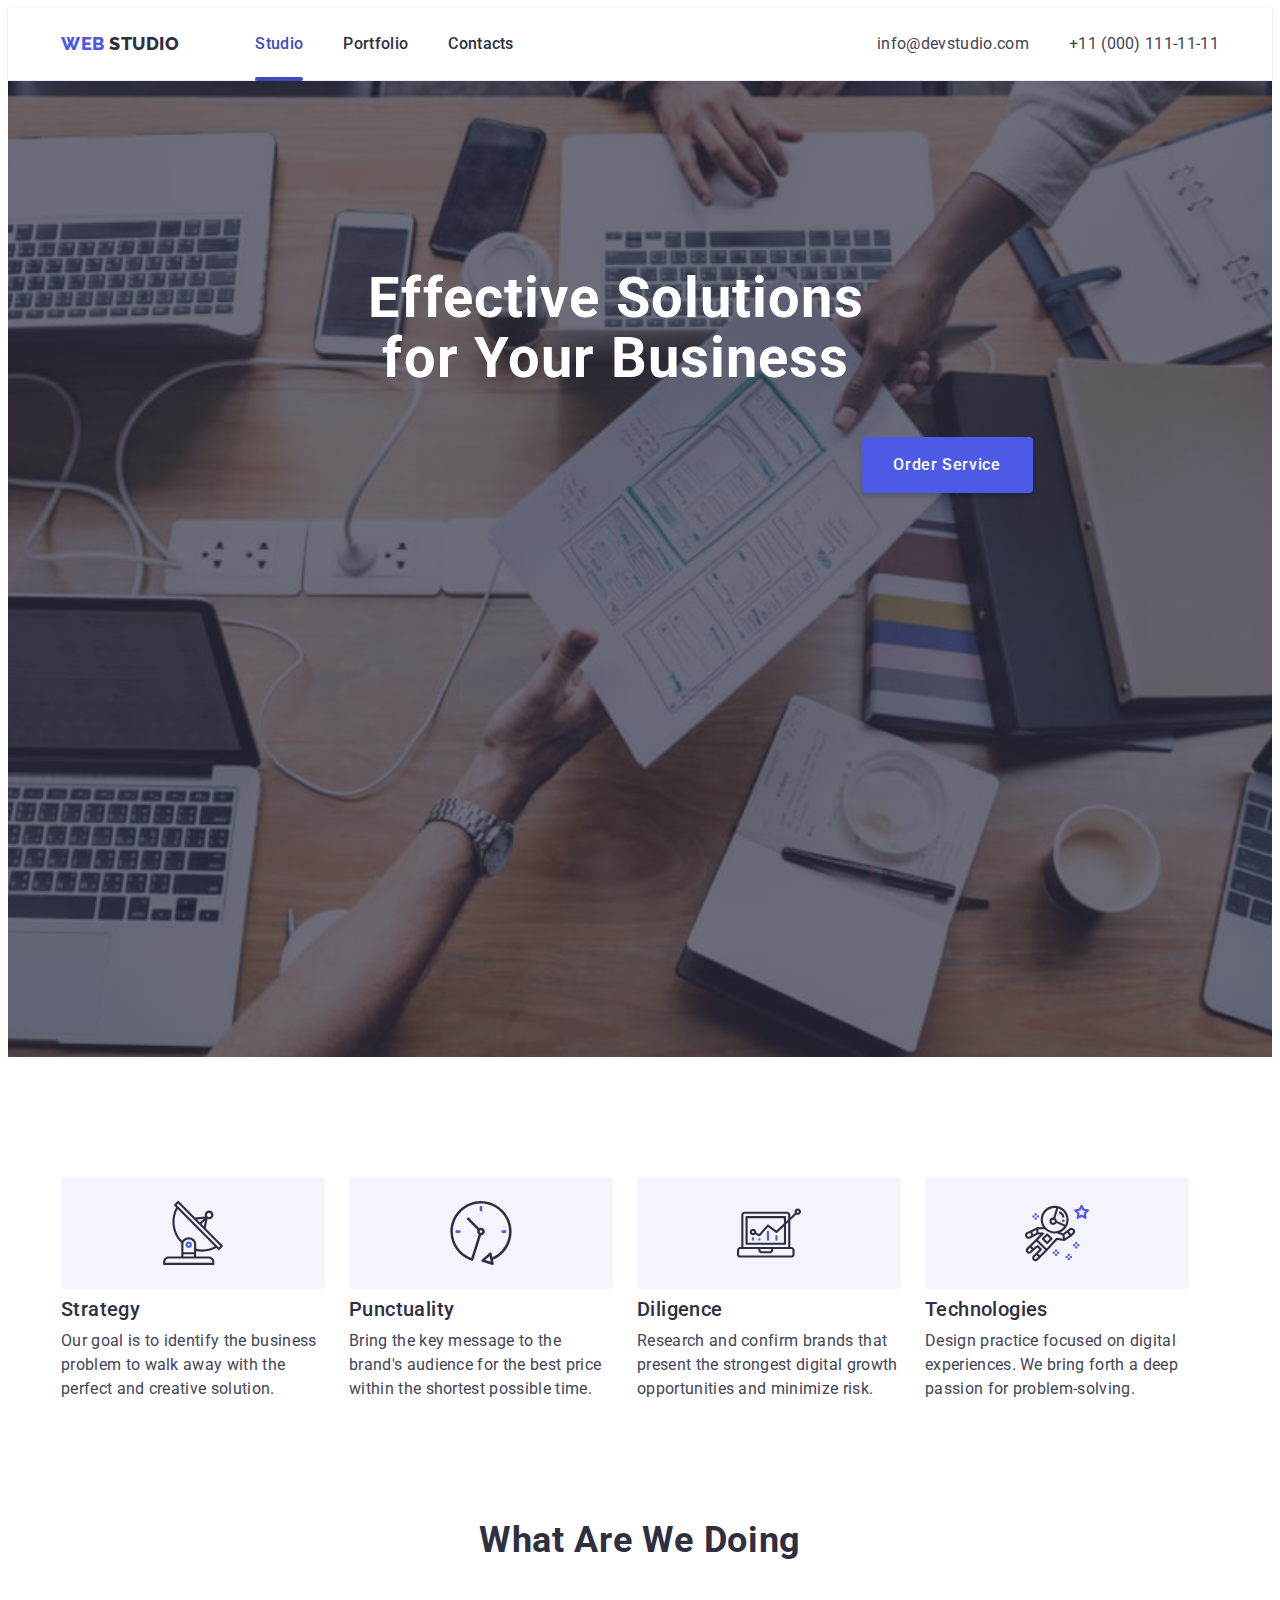
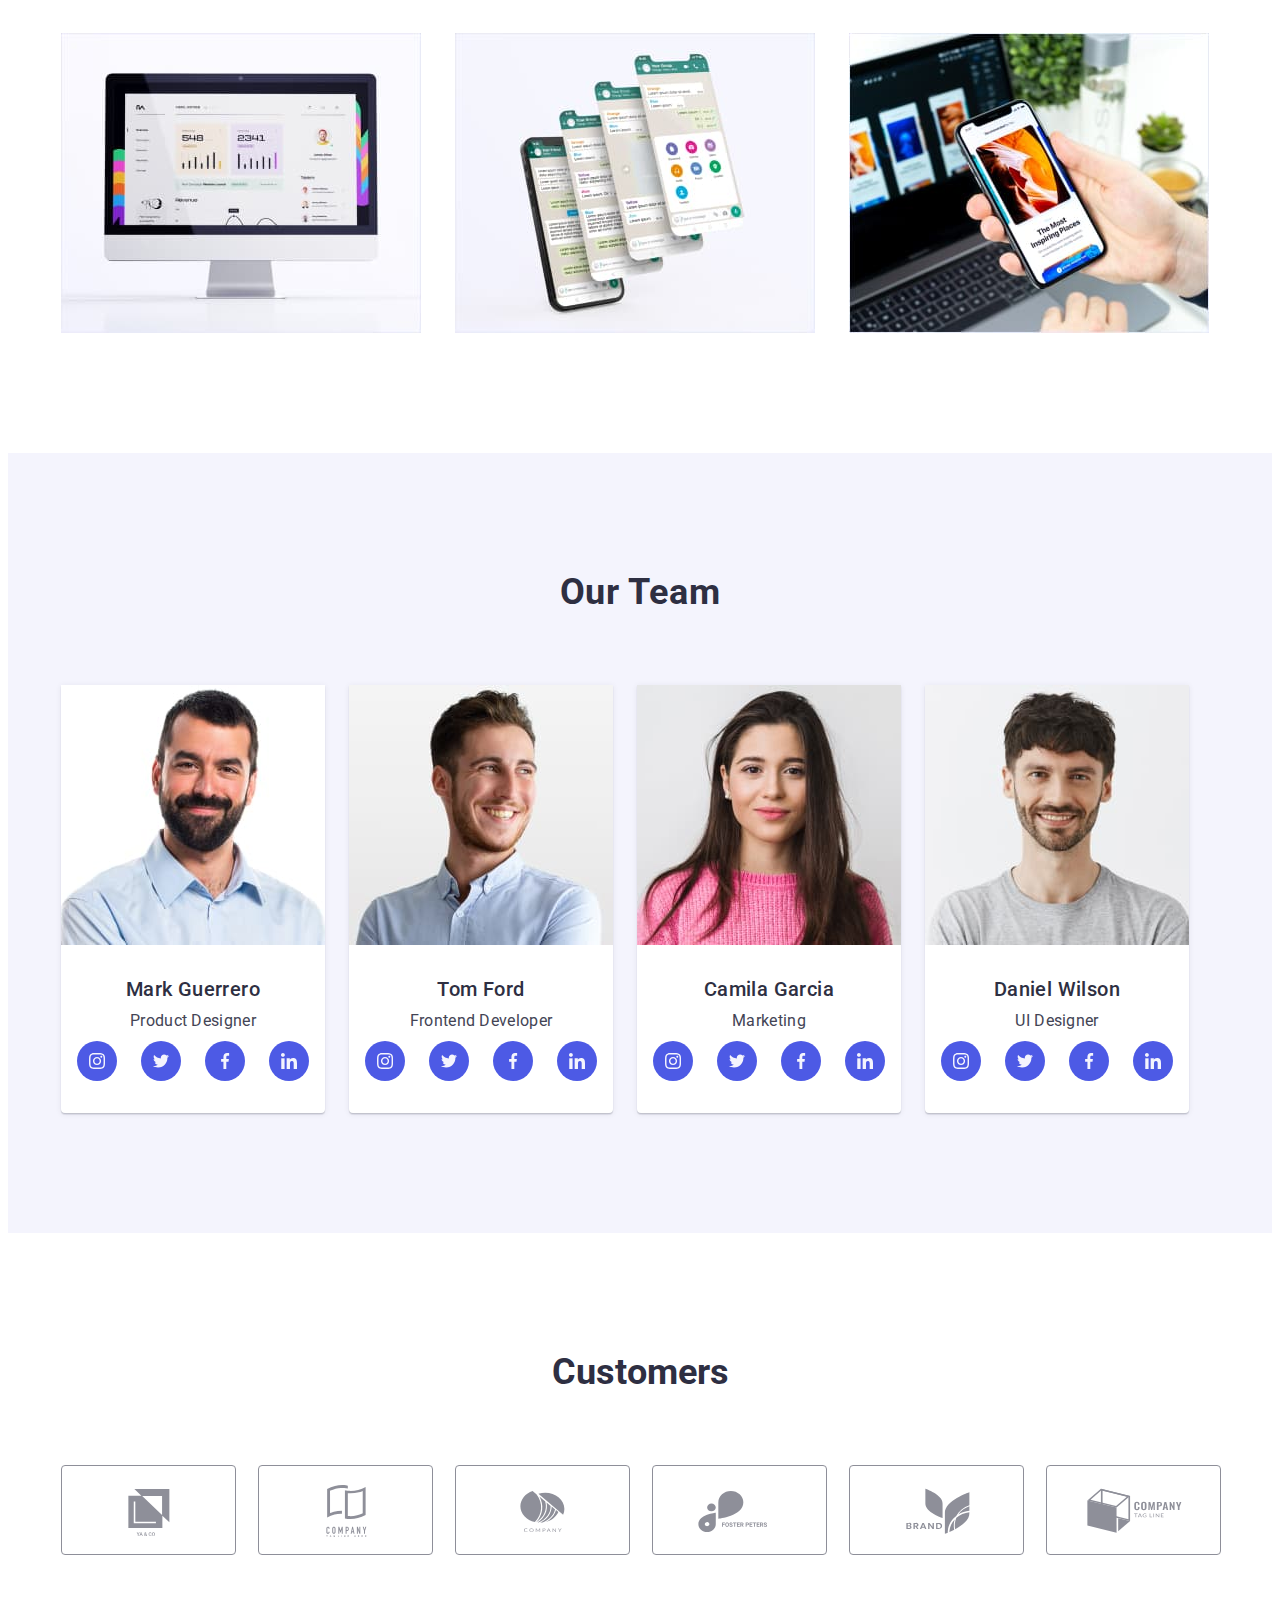
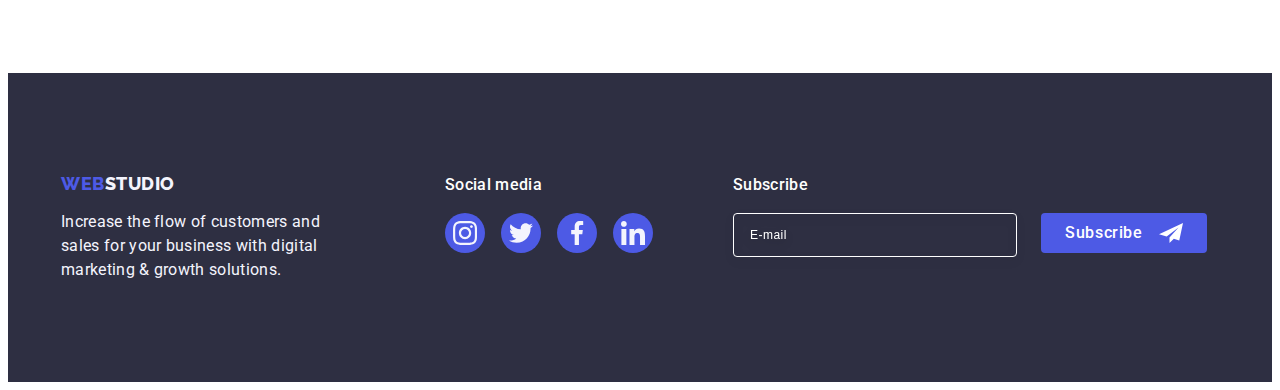
<file: index.html>
<!DOCTYPE html>
<html lang="en">

<head>
    <meta charset="UTF-8" />
    <meta http-equiv="X-UA-Compatible" content="IE=edge" />
    <meta name="viewport" content="width=device-width, initial-scale=1.0" />
    <link rel="preconnect" href="https://fonts.googleapis.com" />
    <link rel="preconnect" href="https://fonts.gstatic.com" crossorigin />
    <link
        href="https://fonts.googleapis.com/css2?family=Raleway:wght@800&family=Roboto:wght@400;500;700;900&display=swap"
        rel="stylesheet" />
    <title>WebStudio</title>
    <link rel="stylesheet" href="https://cdnjs.cloudflare.com/ajax/libs/modern-normalize/2.0.0/modern-normalize.min.css"
        integrity="sha512-4xo8blKMVCiXpTaLzQSLSw3KFOVPWhm/TRtuPVc4WG6kUgjH6J03IBuG7JZPkcWMxJ5huwaBpOpnwYElP/m6wg=="
        crossorigin="anonymous" referrerpolicy="no-referrer" />
    <link rel="stylesheet" href="./css/styles.css" />
</head>

<body>
    <!-- Header -->
    <header class="header">
        <div class="container-header container">
            <nav class="nav">
                <a href="./index.html" class="logo-link link">WEB <span class="link-studio">Studio</span></a>
                <ul class="nav-list list">
                    <li>
                        <a href="./index.html" class="nav-link link current">Studio</a>
                    </li>
                    <li>
                        <a href="./portfolio.html" class="nav-link link">Portfolio</a>
                    </li>
                    <li>
                        <a href="" class="nav-link link">Contacts</a>
                    </li>
                </ul>
            </nav>

            <address class="address">
                <ul class="address-list list">
                    <li>
                        <a href="mailto:info@devstudio.com" class="address-link link">info@devstudio.com</a>
                    </li>
                    <li>
                        <a href="tel:+110001111111" class="address-link link">+11 (000) 111-11-11</a>
                    </li>
                </ul>
            </address>
        </div>
    </header>

    <!-- Main content -->
    <main>
        <!-- Hero -->
        <section class="hero">
            <div class="container-hero container">
                <h1 class="hero-title">Effective Solutions<br />for Your Business</h1>
                <button type="button" class="hero-btn" data-modal-open>
                    Order Service
                </button>
            </div>
        </section>

        <!-- Our preference -->
        <section class="pref-section">
            <div class="container-pref container">
                <h2 class="visually-hidden">Our preference</h2>
                <ul class="pref-list list">
                    <li class="pref-list-item">
                        <div class="icon-box">
                            <svg class="svg-pref" width="64" height="64">
                                <use href="./images/icons.svg#icon-antenna"></use>
                            </svg>
                        </div>
                        <h3 class="pref-title">Strategy</h3>
                        <p class="pref-text">
                            Our goal is to identify the business problem to walk away with
                            the perfect and creative solution.
                        </p>
                    </li>
                    <li class="pref-list-item">
                        <div class="icon-box">
                            <svg class="svg-pref" width="64" height="64">
                                <use href="./images/icons.svg#icon-clock"></use>
                            </svg>
                        </div>
                        <h3 class="pref-title">Punctuality</h3>
                        <p class="pref-text">
                            Bring the key message to the brand's audience for the best price
                            within the shortest possible time.
                        </p>
                    </li>
                    <li class="pref-list-item">
                        <div class="icon-box">
                            <svg class="svg-pref" width="64" height="64">
                                <use href="./images/icons.svg#icon-diagram"></use>
                            </svg>
                        </div>
                        <h3 class="pref-title">Diligence</h3>
                        <p class="pref-text">
                            Research and confirm brands that present the strongest digital
                            growth opportunities and minimize risk.
                        </p>
                    </li>
                    <li class="pref-list-item">
                        <div class="icon-box">
                            <svg class="svg-pref" width="64" height="64">
                                <use href="./images/icons.svg#icon-astronaut"></use>
                            </svg>
                        </div>
                        <h3 class="pref-title">Technologies</h3>
                        <p class="pref-text">
                            Design practice focused on digital experiences. We bring forth a
                            deep passion for problem-solving.
                        </p>
                    </li>
                </ul>
            </div>
        </section>

        <!-- About us -->
        <section class="about-section">
            <div class="container-about container">
                <h2 class="about">What are we doing</h2>
                <ul class="about-list list">
                    <li class="about-list-item">
                        <img src="./images/box1.jpg" alt="Open project on the iMac" width="360" height="300" />
                    </li>
                    <li class="about-list-item">
                        <img src="./images/box2.jpg" alt="Open messenger in a mobile" width="360" height="300" />
                    </li>
                    <li class="about-list-item">
                        <img src="./images/box3.jpg"
                            alt="Adapted site on a phone against the background of an open site on a laptop" width="360"
                            height="300" />
                    </li>
                </ul>
            </div>
        </section>

        <!-- Our team -->
        <section class="our-team">
            <div class="container-team container">
                <h2 class="team">Our Team</h2>
                <ul class="team-list list">
                    <li class="team-card">
                        <img class="team-photo" src="./images/MG.jpg" alt="Photo of Mark Guerrero" width="264"
                            height="260" />
                        <div class="team-item">
                            <h3 class="team-name">Mark Guerrero</h3>
                            <p class="team-position">Product Designer</p>
                            <ul class="social-media list">
                                <li class="social-icon">
                                    <a href="" class="social-link link">
                                        <svg width="16" height="16" class="social-icon-item">
                                            <use href="./images/icons.svg#icon-instagram"></use>
                                        </svg>
                                    </a>
                                </li>
                                <li class="social-icon">
                                    <a href="" class="social-link link">
                                        <svg width="16" height="16" class="social-icon-item">
                                            <use href="./images/icons.svg#icon-twitter"></use>
                                        </svg>
                                    </a>
                                </li>
                                <li class="social-icon">
                                    <a href="" class="social-link link">
                                        <svg width="16" height="16" class="social-icon-item">
                                            <use href="./images/icons.svg#icon-facebook"></use>
                                        </svg>
                                    </a>
                                </li>
                                <li class="social-icon">
                                    <a href="" class="social-link link">
                                        <svg width="16" height="16" class="social-icon-item">
                                            <use href="./images/icons.svg#icon-linkedin"></use>
                                        </svg>
                                    </a>
                                </li>
                            </ul>
                        </div>
                    </li>
                    <li class="team-card">
                        <img class="team-photo" src="./images/TF.jpg" alt="Photo of Tom Ford" width="264"
                            height="260" />
                        <div class="team-item">
                            <h3 class="team-name">Tom Ford</h3>
                            <p class="team-position">Frontend Developer</p>
                            <ul class="social-media list">
                                <li class="social-icon">
                                    <a href="" class="social-link link">
                                        <svg width="16" height="16" class="social-icon-item">
                                            <use href="./images/icons.svg#icon-instagram"></use>
                                        </svg>
                                    </a>
                                </li>
                                <li class="social-icon">
                                    <a href="" class="social-link link">
                                        <svg width="16" height="16" class="social-icon-item">
                                            <use href="./images/icons.svg#icon-twitter"></use>
                                        </svg>
                                    </a>
                                </li>
                                <li class="social-icon">
                                    <a href="" class="social-link link">
                                        <svg width="16" height="16" class="social-icon-item">
                                            <use href="./images/icons.svg#icon-facebook"></use>
                                        </svg>
                                    </a>
                                </li>
                                <li class="social-icon">
                                    <a href="" class="social-link link">
                                        <svg width="16" height="16" class="social-icon-item">
                                            <use href="./images/icons.svg#icon-linkedin"></use>
                                        </svg>
                                    </a>
                                </li>
                            </ul>
                        </div>
                    </li>
                    <li class="team-card">
                        <img class="team-photo" src="./images/CG.jpg" alt="Photo of Camila Garcia" width="264"
                            height="260" />
                        <div class="team-item">
                            <h3 class="team-name">Camila Garcia</h3>
                            <p class="team-position">Marketing</p>
                            <ul class="social-media list">
                                <li class="social-icon">
                                    <a href="" class="social-link link">
                                        <svg width="16" height="16" class="social-icon-item">
                                            <use href="./images/icons.svg#icon-instagram"></use>
                                        </svg>
                                    </a>
                                </li>
                                <li class="social-icon">
                                    <a href="" class="social-link link">
                                        <svg width="16" height="16" class="social-icon-item">
                                            <use href="./images/icons.svg#icon-twitter"></use>
                                        </svg>
                                    </a>
                                </li>
                                <li class="social-icon">
                                    <a href="" class="social-link link">
                                        <svg width="16" height="16" class="social-icon-item">
                                            <use href="./images/icons.svg#icon-facebook"></use>
                                        </svg>
                                    </a>
                                </li>
                                <li class="social-icon">
                                    <a href="" class="social-link link">
                                        <svg width="16" height="16" class="social-icon-item">
                                            <use href="./images/icons.svg#icon-linkedin"></use>
                                        </svg>
                                    </a>
                                </li>
                            </ul>
                        </div>
                    </li>
                    <li class="team-card">
                        <img class="team-photo" src="./images/DW.jpg" alt="Photo of Daniel Wilson" width="264"
                            height="260" />
                        <div class="team-item">
                            <h3 class="team-name">Daniel Wilson</h3>
                            <p class="team-position">UI Designer</p>
                            <ul class="social-media list">
                                <li class="social-icon">
                                    <a href="" class="social-link link">
                                        <svg width="16" height="16" class="social-icon-item">
                                            <use href="./images/icons.svg#icon-instagram"></use>
                                        </svg>
                                    </a>
                                </li>
                                <li class="social-icon">
                                    <a href="" class="social-link link">
                                        <svg width="16" height="16" class="social-icon-item">
                                            <use href="./images/icons.svg#icon-twitter"></use>
                                        </svg>
                                    </a>
                                </li>
                                <li class="social-icon">
                                    <a href="" class="social-link link">
                                        <svg width="16" height="16" class="social-icon-item">
                                            <use href="./images/icons.svg#icon-facebook"></use>
                                        </svg>
                                    </a>
                                </li>
                                <li class="social-icon">
                                    <a href="" class="social-link link">
                                        <svg width="16" height="16" class="social-icon-item">
                                            <use href="./images/icons.svg#icon-linkedin"></use>
                                        </svg>
                                    </a>
                                </li>
                            </ul>
                        </div>
                    </li>
                </ul>
            </div>
        </section>
        <section class="customers">
            <div class="container">
                <h2 class="customers-title">Customers</h2>
                <ul class="customers-list list">
                    <li class="customers-item">
                        <a href="" class="customers-link link"><svg width="104" height="56" class="customers-icon">
                                <use href="./images/icons.svg#icon-Logo1"></use>
                            </svg></a>
                    </li>
                    <li class="customers-item">
                        <a href="" class="customers-link link"><svg width="104" height="56" class="customers-icon">
                                <use href="./images/icons.svg#icon-Logo2"></use>
                            </svg></a>
                    </li>
                    <li class="customers-item">
                        <a href="" class="customers-link link"><svg width="104" height="56" class="customers-icon">
                                <use href="./images/icons.svg#icon-Logo3"></use>
                            </svg></a>
                    </li>
                    <li class="customers-item">
                        <a href="" class="customers-link link"><svg width="104" height="56" class="customers-icon">
                                <use href="./images/icons.svg#icon-Logo4"></use>
                            </svg></a>
                    </li>
                    <li class="customers-item">
                        <a href="" class="customers-link link"><svg width="104" height="56" class="customers-icon">
                                <use href="./images/icons.svg#icon-Logo5"></use>
                            </svg></a>
                    </li>
                    <li class="customers-item">
                        <a href="" class="customers-link link"><svg width="104" height="56" class="customers-icon">
                                <use href="./images/icons.svg#icon-Logo6"></use>
                            </svg></a>
                    </li>
                </ul>
            </div>
        </section>
    </main>

    <!-- Footer -->
    <footer class="footer">
        <div class="container-footer container">
            <div class="footer-box">
                <a href="./index.html" class="footer-link link">Web<span class="footer-link-web">Studio</span></a>
                <p class="footer-text">
                    Increase the flow of customers and sales for your business with
                    digital marketing & growth solutions.
                </p>
            </div>
            <div>
                <p class="social-footer">Social media</p>
                <ul class="social-footer-list list">
                    <li class="social-footer-item">
                        <a href="" class="social-footer-link link"><svg width="24" height="24"
                                class="social-footer-icon">
                                <use href="./images/icons.svg#icon-instagram"></use>
                            </svg></a>
                    </li>
                    <li class="social-footer-item">
                        <a href="" class="social-footer-link link"><svg width="24" height="24"
                                class="social-footer-icon">
                                <use href="./images/icons.svg#icon-twitter"></use>
                            </svg></a>
                    </li>
                    <li class="social-footer-item">
                        <a href="" class="social-footer-link link"><svg width="24" height="24"
                                class="social-footer-icon">
                                <use href="./images/icons.svg#icon-facebook"></use>
                            </svg></a>
                    </li>
                    <li class="social-footer-item">
                        <a href="" class="social-footer-link link"><svg width="24" height="24"
                                class="social-footer-icon">
                                <use href="./images/icons.svg#icon-linkedin"></use>
                            </svg></a>
                    </li>
                </ul>
            </div>
            <div class="footer-box-form">
                <p class="input-footer-title">Subscribe</p>
                    <form class="footer-form">
                        <label class="footer-label">
                                <input type="email" placeholder="E-mail" class="footer-input" name="footer-email" /></label>
                            <button type="submit" class="footer-btn">
                                  Subscribe
                                <svg class="footer__btn-svg" width="24" height="24">
                                    <use href="./images/icons.svg#icon-telegram"></use>
                                </svg>
                            </button>
                        </form>
                    </div>
        </div>
    </footer>




    
    <!-- Modal -->

    <div class="backdrop is-hidden" data-modal>
        <div class="modal modal-container">
            <button type="button" class="modal-button" data-modal-close>
                <svg class="modal-button-svg" width="8" height="8">
                    <use href="./images/icons.svg#icon-Vector-6"></use>
                </svg>
            </button>
            <p class="modal-title">Leave your contacts and we will call you back</p>
            <form class="modal-form">
                <div class="modal-item">
                    <label class="modal-name" for="user-name">Name</label>
                    <div class="modal-box">
                        <input type="text" class="modal-input" id="user-name" name="user-name" />
                        <svg class="username-icon" width="18" height="24">
                            <use href="./images/icons.svg#icon-person"></use>
                        </svg>
                    </div>
                </div>
                <div class="modal-item">
                    <label class="modal-name" for="phone">Phone</label>
                    <div class="modal-box">
                        <input type="tel" class="modal-input" id="phone" name="user-tel" />
                        <svg class="username-icon" width="18" height="24">
                            <use href="./images/icons.svg#icon-phone"></use>
                        </svg>
                    </div>
                </div>
                <div class="modal-item">
                    <label class="modal-name" for="email">Email</label>
                    <div class="modal-box">
                        <input type="email" class="modal-input" id="email" name="user-email" />
                        <svg class="username-icon" width="18" height="24">
                            <use href="./images/icons.svg#icon-email"></use>
                        </svg>
                    </div>
                </div>
                <div class="textarea-box">
                    <label class="modal-name" for="user-comment">Comment</label>
                    <textarea id="user-comment" class="modal-textarea" placeholder="Text input" name="user-comment"></textarea>
                </div> 
                    <div class="checkbox-box">
                        <input class="privacy-checkbox visually-hidden" id="user-privacy" type="checkbox" name="user-privacy" value="true" />
                        <label class="privacy-label" for="user-privacy">
                            <span class="checkbox-box-svg">
                                <svg class="checkbox-svg" width="10" height="8">
                                    <use href="./images/icons.svg#icon-Vector"></use>
                                </svg>
                            </span> 
                            I accept the terms and conditions of the<a href="#" class="privacy-link link">Privacy Policy</a>
                        </label>
                    </div>
                <button class="modal-btn" type="submit">Send</button>
            </form>
        </div>
    </div>
    <script src="./js/modal.js"></script>
</body>

</html>
</file>
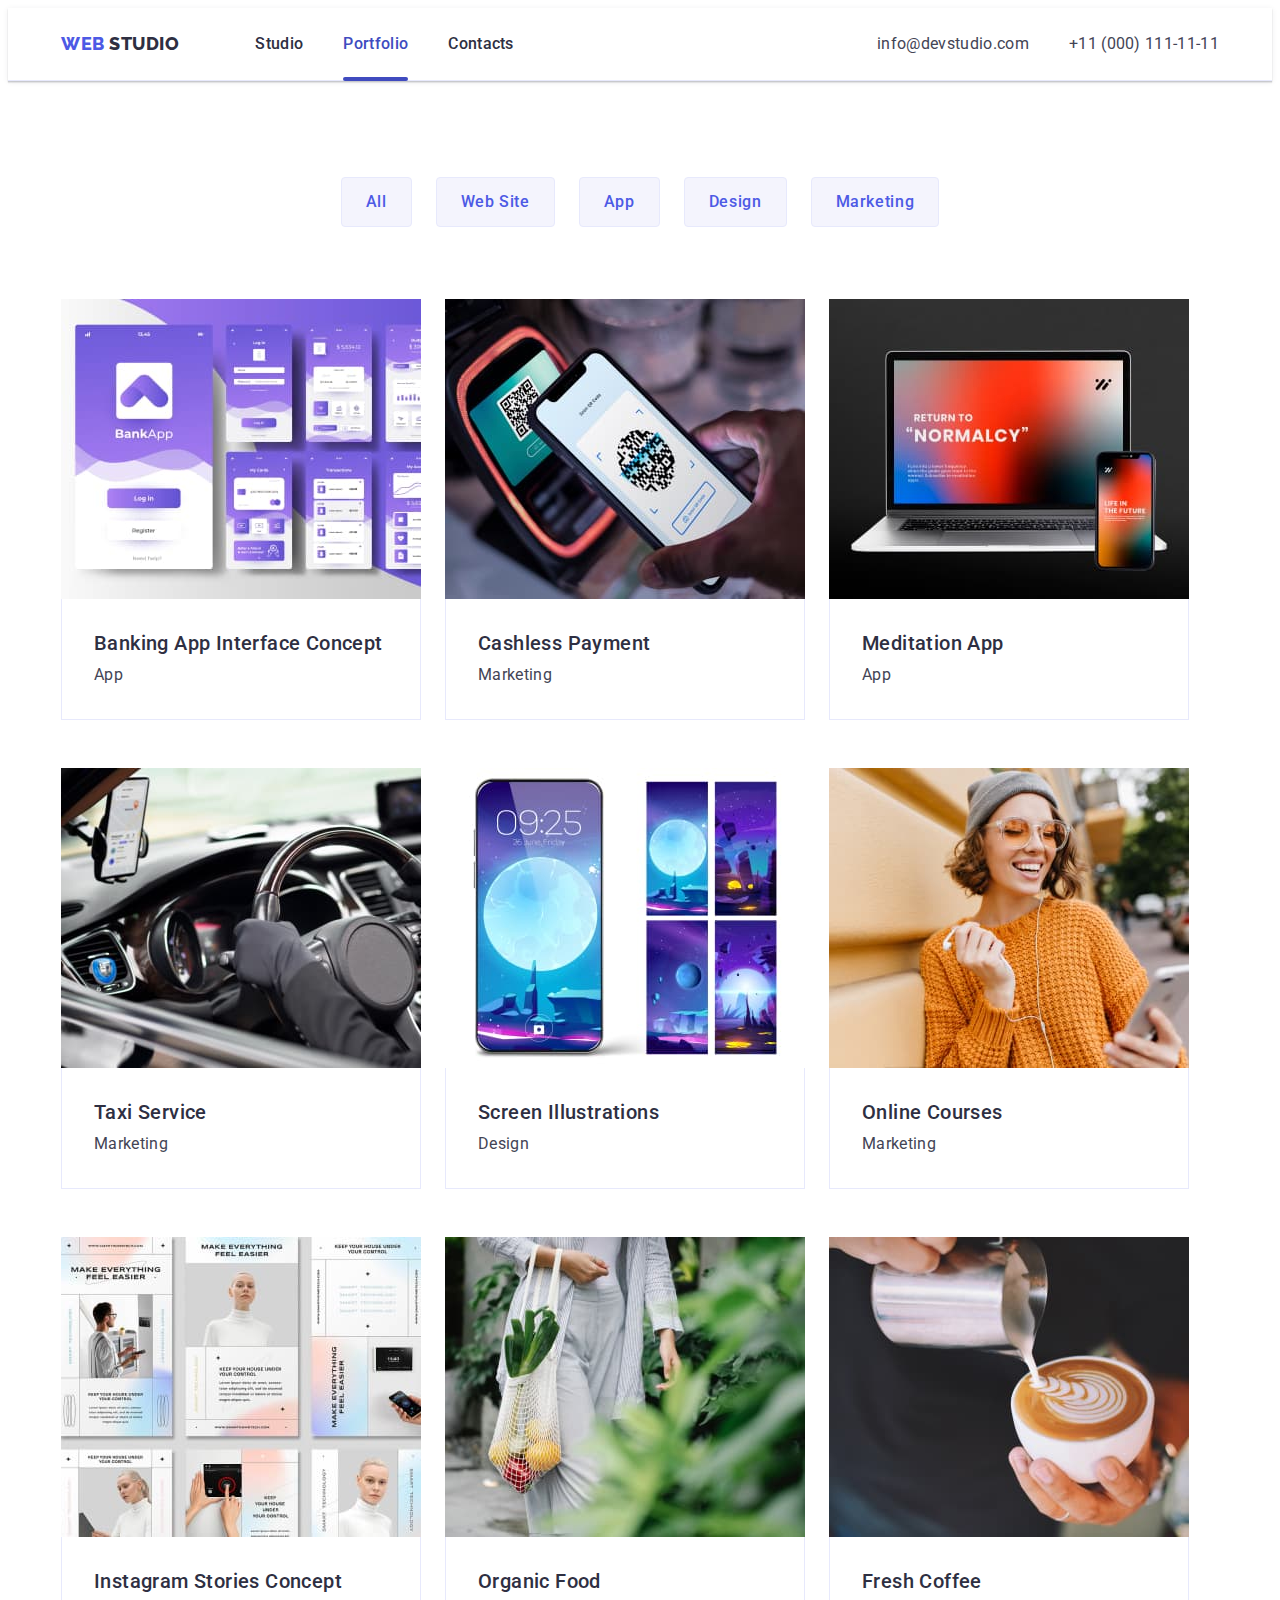
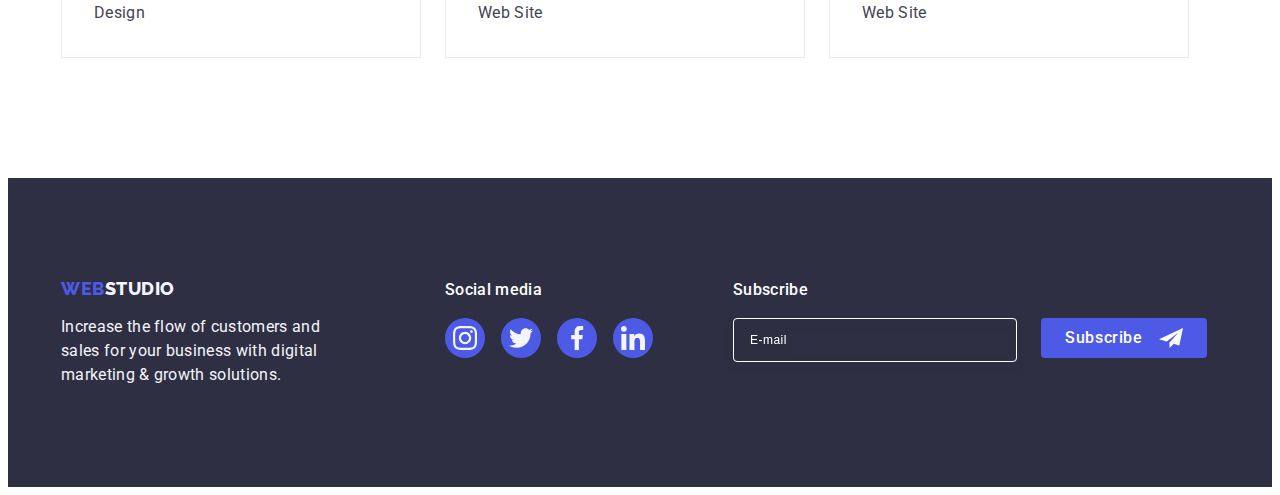
<file: portfolio.html>
<!DOCTYPE html>
<html lang="en">

<head>
    <meta charset="UTF-8" />
    <meta http-equiv="X-UA-Compatible" content="IE=edge" />
    <meta name="viewport" content="width=device-width, initial-scale=1.0" />
    <link rel="preconnect" href="https://fonts.googleapis.com" />
    <link rel="preconnect" href="https://fonts.gstatic.com" crossorigin />
    <link
        href="https://fonts.googleapis.com/css2?family=Raleway:wght@800&family=Roboto:wght@400;500;700;900&display=swap"
        rel="stylesheet" />
    <title>Portfolio</title>
    <link rel="stylesheet" href="https://cdnjs.cloudflare.com/ajax/libs/modern-normalize/2.0.0/modern-normalize.min.css"
        integrity="sha512-4xo8blKMVCiXpTaLzQSLSw3KFOVPWhm/TRtuPVc4WG6kUgjH6J03IBuG7JZPkcWMxJ5huwaBpOpnwYElP/m6wg=="
        crossorigin="anonymous" referrerpolicy="no-referrer" />
    <link rel="stylesheet" href="./css/styles.css" />
</head>

<body>
    <!-- Header -->
    <header class="header">
        <div class="container-header container">
            <nav class="nav">
                <a href="./index.html" class="logo-link link">WEB <span class="link-studio">Studio</span></a>
                <ul class="nav-list list">
                    <li>
                        <a href="./index.html" class="nav-link link">Studio</a>
                    </li>
                    <li>
                        <a href="./portfolio.html" class="nav-link link current">Portfolio</a>
                    </li>
                    <li>
                        <a href="" class="nav-link link">Contacts</a>
                    </li>
                </ul>
            </nav>

            <address class="address">
                <ul class="address-list list">
                    <li>
                        <a href="mailto:info@devstudio.com" class="address-link link">info@devstudio.com</a>
                    </li>
                    <li>
                        <a href="tel:+110001111111" class="address-link link">+11 (000) 111-11-11</a>
                    </li>
                </ul>
            </address>
        </div>
    </header>

    <!-- Main content -->
    <main>
        <section class="portfolio">
            <div class="container-portfolio container">
                <h1 class="visually-hidden">Filter</h1>
                <ul class="filter-list list">
                    <li><button type="button" class="button">All</button></li>
                    <li><button type="button" class="button">Web Site</button></li>
                    <li><button type="button" class="button">App</button></li>
                    <li><button type="button" class="button">Design</button></li>
                    <li><button type="button" class="button">Marketing</button></li>
                </ul>
                <ul class="portfolio-list list">
                    <li class="category-item">
                        <a href="" class="app-item link">
                            <div class="app-image">
                                <img src="./images/img51.jpg" alt="Open pages of the bank's app" width="360"
                                    height="300" class="portfolio-img" />
                                <p class="app-text">
                                    14 Stylish and User-Friendly App Design Concepts · Task
                                    Manager App · Calorie Tracker App · Exotic Fruit Ecommerce
                                    App · Cloud Storage App
                                </p>
                            </div>
                            <div class="app-box">
                                <h2 class="portfolio-name">Banking App Interface Concept</h2>
                                <p class="portfolio-type">App</p>
                            </div>
                        </a>
                    </li>
                    <li class="category-item">
                        <a href="" class="app-item link">
                            <div class="app-image">
                                <img src="./images/img61.jpg" alt="Pay by phone via QR code" width="360" height="300"
                                    class="portfolio-img" />
                                <p class="app-text">
                                    14 Stylish and User-Friendly App Design Concepts · Task
                                    Manager App · Calorie Tracker App · Exotic Fruit Ecommerce
                                    App · Cloud Storage App
                                </p>
                            </div>
                            <div class="app-box">
                                <h2 class="portfolio-name">Cashless Payment</h2>
                                <p class="portfolio-type">Marketing</p>
                            </div>
                        </a>
                    </li>
                    <li class="category-item">
                        <a href="" class="app-item link">
                            <div class="app-image">
                                <img src="./images/img71.jpg"
                                    alt="Open website on a computer and application on a phone" width="360" height="300"
                                    class="portfolio-img" />
                                <p class="app-text">
                                    14 Stylish and User-Friendly App Design Concepts · Task
                                    Manager App · Calorie Tracker App · Exotic Fruit Ecommerce
                                    App · Cloud Storage App
                                </p>
                            </div>
                            <div class="app-box">
                                <h2 class="portfolio-name">Meditation App</h2>
                                <p class="portfolio-type">App</p>
                            </div>
                        </a>
                    </li>
                    <li class="category-item">
                        <a href="" class="app-item link">
                            <div class="app-image">
                                <img src="./images/img81.jpg" alt="Driver in a car looking at maps on his phone"
                                    width="360" height="300" class="portfolio-img" />
                                <p class="app-text">
                                    14 Stylish and User-Friendly App Design Concepts · Task
                                    Manager App · Calorie Tracker App · Exotic Fruit Ecommerce
                                    App · Cloud Storage App
                                </p>
                            </div>
                            <div class="app-box">
                                <h2 class="portfolio-name">Taxi Service</h2>
                                <p class="portfolio-type">Marketing</p>
                            </div>
                        </a>
                    </li>
                    <li class="category-item">
                        <a href="" class="app-item link">
                            <div class="app-image">
                                <img src="./images/img91.jpg" alt="Different types of screensaver design" width="360"
                                    height="300" class="portfolio-img" />
                                <p class="app-text">
                                    14 Stylish and User-Friendly App Design Concepts · Task
                                    Manager App · Calorie Tracker App · Exotic Fruit Ecommerce
                                    App · Cloud Storage App
                                </p>
                            </div>
                            <div class="app-box">
                                <h2 class="portfolio-name">Screen Illustrations</h2>
                                <p class="portfolio-type">Design</p>
                            </div>
                        </a>
                    </li>
                    <li class="category-item">
                        <a href="" class="app-item link">
                            <div class="app-image">
                                <img src="./images/img101.jpg" alt="A girl with headphones looking at her phone"
                                    width="360" height="300" class="portfolio-img" />
                                <p class="app-text">
                                    14 Stylish and User-Friendly App Design Concepts · Task
                                    Manager App · Calorie Tracker App · Exotic Fruit Ecommerce
                                    App · Cloud Storage App
                                </p>
                            </div>
                            <div class="app-box">
                                <h2 class="portfolio-name">Online Courses</h2>
                                <p class="portfolio-type">Marketing</p>
                            </div>
                        </a>
                    </li>
                    <li class="category-item">
                        <a href="" class="app-item link">
                            <div class="app-image">
                                <img src="./images/img111.jpg" alt="Different story designs for social media"
                                    width="360" height="300" class="portfolio-img" />
                                <p class="app-text">
                                    14 Stylish and User-Friendly App Design Concepts · Task
                                    Manager App · Calorie Tracker App · Exotic Fruit Ecommerce
                                    App · Cloud Storage App
                                </p>
                            </div>
                            <div class="app-box">
                                <h2 class="portfolio-name">Instagram Stories Concept</h2>
                                <p class="portfolio-type">Design</p>
                            </div>
                        </a>
                    </li>
                    <li class="category-item">
                        <a href="" class="app-item link">
                            <div class="app-image">
                                <img src="./images/img121.jpg" alt="A girl with a bag of food" width="360" height="300"
                                    class="portfolio-img" />
                                <p class="app-text">
                                    14 Stylish and User-Friendly App Design Concepts · Task
                                    Manager App · Calorie Tracker App · Exotic Fruit Ecommerce
                                    App · Cloud Storage App
                                </p>
                            </div>
                            <div class="app-box">
                                <h2 class="portfolio-name">Organic Food</h2>
                                <p class="portfolio-type">Web Site</p>
                            </div>
                        </a>
                    </li>
                    <li class="category-item">
                        <a href="" class="app-item link">
                            <div class="app-image">
                                <img src="./images/img131.jpg" alt="Barista makes coffee" width="360" height="300"
                                    class="portfolio-img" />
                                <p class="app-text">
                                    14 Stylish and User-Friendly App Design Concepts · Task
                                    Manager App · Calorie Tracker App · Exotic Fruit Ecommerce
                                    App · Cloud Storage App
                                </p>
                            </div>
                            <div class="app-box">
                                <h2 class="portfolio-name">Fresh Coffee</h2>
                                <p class="portfolio-type">Web Site</p>
                            </div>
                        </a>
                    </li>
                </ul>
            </div>
        </section>
    </main>

    <!-- Footer -->
    <footer class="footer">
        <div class="container-footer container">
            <div class="footer-box">
                <a href="./index.html" class="footer-link link">Web<span class="footer-link-web">Studio</span></a>
                <p class="footer-text">
                    Increase the flow of customers and sales for your business with
                    digital marketing & growth solutions.
                </p>
            </div>
            <div>
                <p class="social-footer">Social media</p>
                <ul class="social-footer-list list">
                    <li class="social-footer-item">
                        <a href="" class="social-footer-link link"><svg width="24" height="24"
                                class="social-footer-icon">
                                <use href="./images/icons.svg#icon-instagram"></use>
                            </svg></a>
                    </li>
                    <li class="social-footer-item">
                        <a href="" class="social-footer-link link"><svg width="24" height="24"
                                class="social-footer-icon">
                                <use href="./images/icons.svg#icon-twitter"></use>
                            </svg></a>
                    </li>
                    <li class="social-footer-item">
                        <a href="" class="social-footer-link link"><svg width="24" height="24"
                                class="social-footer-icon">
                                <use href="./images/icons.svg#icon-facebook"></use>
                            </svg></a>
                    </li>
                    <li class="social-footer-item">
                        <a href="" class="social-footer-link link"><svg width="24" height="24"
                                class="social-footer-icon">
                                <use href="./images/icons.svg#icon-linkedin"></use>
                            </svg></a>
                    </li>
                </ul>
            </div>
            <div class="footer-box-form">
                <p class="input-footer-title">Subscribe</p>
                <form class="footer-form">
                    <label class="footer-label">
                        <input type="email" placeholder="E-mail" class="footer-input" name="footer-email" />
                    </label>
                    <button type="submit" class="footer-btn">
                        Subscribe
                        <svg class="footer__btn-svg" width="24" height="24">
                            <use href="./images/icons.svg#icon-telegram"></use>
                        </svg>
                    </button>
                </form>
            </div>
        </div>
    </footer>
</body>


</html>
</file>
<file: css/styles.css>
:root {
    --primary-color: #434455;
    --secondary-color: #2e2f42;
    --white-color: #ffffff;
    --second-logo-color: #4d5ae5;
    --first-logo-color: #2e2f42;
    --first-footer-logo-color: #4d5ae5;
    --second-footer-logo-color: #f4f4fd;
    --primary-background-color: #ffffff;
    --secondary-background-color: #2e2f42;
    --gray-background-color: #f4f4fd;
    --accent-color: #4d5ae5;
    --active-accent-color: #ffffff;
    --accent-background-color: #f4f4fd;
    --active-accent-background-color: #404bbf;
    --customers-color: #8e8f99;
}

body {
    font-family: "Roboto", sans-serif;
    color: var(--primary-color);
    background-color: var(--primary-background-color);
}

h1,
h2,
h3,
h4,
h5,
h6,
p {
    margin: 0;
}

ul {
    margin-top: 0;
    margin-bottom: 0;
    padding-left: 0;
}

img {
    display: block;
}

.list {
    list-style-type: none;
}

.link {
    text-decoration: none;
}

.container {
    width: 1158px;
    margin: 0 auto;
    padding-right: 15px;
    padding-left: 15px;
}

/* Header */

.header {
    border-bottom: 1px solid #e7e9fc;
    box-shadow: 0px 2px 1px rgba(46, 47, 66, 0.08),
        0px 1px 1px rgba(46, 47, 66, 0.16), 0px 1px 6px rgba(46, 47, 66, 0.08);
}

.container-header {
    display: flex;
    justify-content: space-between;
    align-items: center;
}

.nav {
    display: flex;
    align-items: center;
}

.logo-link {
    font-family: "Raleway", sans-serif;
    font-weight: 800;
    font-size: 18px;
    line-height: 1.17;
    align-items: center;
    letter-spacing: 0.03em;
    text-transform: uppercase;
    text-decoration: none;
    color: var(--second-logo-color);
    margin-right: 76px;
}

.link-studio {
    color: var(--first-logo-color);
}

.nav-list {
    display: flex;
    gap: 40px;
}

.nav-link {
    display: block;
    font-weight: 500;
    font-size: 16px;
    line-height: 1.5;
    letter-spacing: 0.02em;
    color: var(--secondary-color);
    padding: 24px 0;
    transition: color 250ms cubic-bezier(0.4, 0, 0.2, 1);
}

.nav-link:hover,
.nav-link:focus,
.nav-link:active {
    color: var(--active-accent-background-color);
}

.current {
    position: relative;
    color: #404bbf;
}

.current::after {
    content: "";
    position: absolute;
    left: 0;
    bottom: -1px;
    height: 4px;
    background-color: #404bbf;
    border-radius: 2px;
    display: block;
    width: 100%;
}

.address {
    font-style: normal;
    gap: 40px;
}

.address-list {
    display: flex;
    gap: 40px;
}

.address-link {
    font-size: 16px;
    font-weight: 400;
    line-height: 1.5;
    font-style: normal;
    text-decoration: none;
    color: var(--primary-color);
    letter-spacing: 0.02em;
    transition: color 250ms cubic-bezier(0.4, 0, 0.2, 1);
}

.address-link:hover,
.address-link:focus {
    color: var(--active-accent-background-color);
}

/* Hero */

.hero {
    background-color: var(--secondary-background-color);
    background-image: linear-gradient(rgba(46, 47, 66, 0.7),
            rgba(46, 47, 66, 0.7)), url("../images/hero_bgr_img.jpg");
    padding: 188px 0px;
    max-width: 1440px;
    height: 600px;
    background-repeat: no-repeat;
    background-position: center;
    background-size: cover;


}

.container-hero {
    display: flex;
    flex-direction: column;
    padding: 0 360px;




}

.hero-title {
    color: var(--white-color);
    font-weight: 700;
    font-size: 56px;
    line-height: 1.07;
    text-align: center;
    letter-spacing: 0.02em;
    max-width: 496px;
    width: 496px;
    height: 120px;

}

.hero-btn {
    background-color: var(--accent-color);
    color: var(--white-color);
    box-shadow: 0px 4px 4px rgba(0, 0, 0, 0.15);
    border-radius: 4px;
    font-family: inherit;
    font-weight: 500;
    font-size: 16px;
    line-height: 1.5;
    display: block;
    align-self: center;
    letter-spacing: 0.04em;
    cursor: pointer;
    padding: 16px 32px;
    min-width: 169px;
    height: 56px;
    border: none;
    transition: background-color 250ms cubic-bezier(0.4, 0, 0.2, 1);
    margin-top: 48px;
}

.hero-btn:hover,
.hero-btn:focus {
    background-color: var(--active-accent-background-color);
}

/* Our preference */

.pref-section {
    padding: 120px 0;
}


.visually-hidden {
    position: absolute;
    width: 1px;
    height: 1px;
    margin: -1px;
    border: 0;
    padding: 0;
    white-space: nowrap;
    clip-path: inset(100%);
    clip: rect(0 0 0 0);
    overflow: hidden;
}

.icon-box {
    display: flex;
    align-items: center;
    justify-content: center;
    height: 112px;
    background-color: var(--gray-background-color);
    border-radius: 4px;
    margin-bottom: 8px;
}



.pref-list {
    display: flex;
    gap: 24px;
}

.pref-list-item {
    width: 264px;
}



.pref-title {
    font-weight: 500;
    font-size: 20px;
    line-height: 1.2;
    letter-spacing: 0.02em;
    color: var(--secondary-color);
    margin-bottom: 8px;

}

.pref-text {
    font-weight: 400;
    font-size: 16px;
    line-height: 1.5;
    letter-spacing: 0.02em;
}

/* About us */


.about-section {
    padding-bottom: 120px;
}

.about {
    font-weight: 700;
    font-size: 36px;
    line-height: 1.11;
    text-align: center;
    letter-spacing: 0.02em;
    text-transform: capitalize;
    color: var(--secondary-color);
    margin-bottom: 72px;
}

.about-list {
    display: flex;
    gap: 24px;
}

.about-list-item {
    width: calc((100% - 48px) / 3);
}

/* Our team */

.our-team {
    background-color: var(--gray-background-color);
    padding: 120px 0;

}

.team {
    font-weight: 700;
    font-size: 36px;
    line-height: 1.11;
    letter-spacing: 0.02em;
    text-transform: capitalize;
    color: var(--secondary-color);
    margin-bottom: 72px;
    text-align: center;
}

.team-list {
    display: flex;
    gap: 24px;
}

.team-name {
    font-weight: 500;
    font-size: 20px;
    line-height: 1.2;
    letter-spacing: 0.02em;
    color: var(--secondary-color);
    margin-bottom: 8px;
}

.team-position {
    font-weight: 400;
    font-size: 16px;
    line-height: 1.5;
    letter-spacing: 0.02em;
    margin-bottom: 8px;
}

.team-item {
    padding: 32px 0;
    text-align: center;
}

.team-card {
    background-color: var(--primary-background-color);
    box-shadow: 0px 1px 6px rgba(46, 47, 66, 0.08),
        0px 1px 1px rgba(46, 47, 66, 0.16), 0px 2px 1px rgba(46, 47, 66, 0.08);
    border-radius: 0px 0px 4px 4px;
}

.social-media {
    display: flex;
    justify-content: center;
    gap: 24px;
}

.social-icon {
    width: 40px;
    height: 40px;
}

.social-link {
    width: 100%;
    height: 100%;
    background-color: var(--accent-color);
    border-radius: 50%;
    display: flex;
    align-items: center;
    justify-content: center;
    transition: background-color 250ms cubic-bezier(0.4, 0, 0.2, 1);
}

.social-link:hover,
.social-link:focus {
    background-color: #404bbf;
}

.social-icon-item {
    fill: var(--gray-background-color);
}

/* Customers */

.customers {
    padding: 120px 0;
}

.customers-title {
    font-size: 36px;
    line-height: 1.11;
    color: var(--secondary-color);
    margin-bottom: 72px;
    text-align: center;
}

.customers-list {
    display: flex;
    gap: 24px;
}

.customers-item {
    width: calc((100% - 120px) / 6);
    height: 88px;
}

.customers-link {
    width: 100%;
    height: 100%;
    border: 1px solid #8e8f99;
    border-radius: 4px;
    display: flex;
    align-items: center;
    justify-content: center;
    color: var(--customers-color);
    transition: border-color 250ms cubic-bezier(0.4, 0, 0.2, 1),
        color 250ms cubic-bezier(0.4, 0, 0.2, 1);
}

.customers-link:hover,
.customers-link:focus {
    border-color: #404bbf;
    color: #404bbf;
}

.customers-icon {
    fill: currentColor;
}

/* Footer */

.footer {
    background-color: var(--secondary-background-color);
    padding: 100px 0;
}

.container-footer {
    display: flex;
    align-items: baseline;
}

.footer-box {
    margin-right: 120px;
}

.footer-link {
    font-family: "Raleway", sans-serif;
    font-weight: 800;
    font-size: 18px;
    line-height: 1.17;
    letter-spacing: 0.03em;
    text-transform: uppercase;
    color: var(--first-footer-logo-color);
    margin-bottom: 16px;
    display: inline-block;
}

.social-footer {
    font-weight: 500;
    font-size: 16px;
    line-height: 1.5;
    letter-spacing: 0.02em;
    color: var(--white-color);
    margin-bottom: 16px;
}

.social-footer-list {
    display: flex;
    gap: 16px;
}

.social-footer-item {
    width: 40px;
    height: 40px;
}

.social-footer-link {
    width: 100%;
    height: 100%;
    background-color: var(--accent-color);
    border-radius: 50%;
    display: flex;
    align-items: center;
    justify-content: center;
    transition: background-color 250ms cubic-bezier(0.4, 0, 0.2, 1);
}

.social-footer-link:hover,
.social-footer-link:focus {
    background-color: #31d0aa;
}

.social-footer-icon {
    fill: var(--gray-background-color);
}

.footer-link-web {
    color: var(--second-footer-logo-color);
}

.footer-text {
    font-weight: 400;
    font-size: 16px;
    line-height: 1.5;
    letter-spacing: 0.02em;
    color: var(--second-footer-logo-color);
    max-width: 264px;
}

.footer-form {
    display: flex;
    gap: 24px;
    
    
}

.input-footer-title {
    margin-bottom: 16px;
    font-weight: 500;
    font-size: 16px;
    line-height: 1.5;
    letter-spacing: 0.02em;
    color: #ffffff;
    
}

.footer-input {
    display: block;
    width: 264px;
    height: 40px;
    font-size: 12px;
    line-height: 1.5;
    letter-spacing: 0.04em;
    padding-left: 16px;
    background-color: transparent;
    border: 1px solid #ffffff;
    filter: drop-shadow(0px 4px 4px rgba(0, 0, 0, 0.15));
    border-radius: 4px;
    color: #ffffff;
}

.footer-input::placeholder {
    color: #ffffff;
}

.footer-btn {
    min-width: 165px;
    height: 40px;
    display: flex;
    justify-content: center;
    align-items: center;
    font-family: "Roboto", sans-serif;
    font-size: 16px;
    font-weight: 500;
    letter-spacing: 0.04em;
    cursor: pointer;
    border: none;
    padding: 10px 24px;
    color: #ffffff;
    line-height: 1.5;
    background: #4d5ae5;
    border-radius: 4px;
}

.footer__btn-svg {
    margin-left: 16px;
}

.footer-box-form{
    margin-left: 80px;  
}



/*  Modal  */


.backdrop {
    position: fixed;
    top: 0;
    left: 0;
    width: 100%;
    height: 100%;
    background-color: rgba(46, 47, 66, 0.4);
    transition: opacity 250ms cubic-bezier(0.4, 0, 0.2, 1),
        visibility 250ms cubic-bezier(0.4, 0, 0.2, 1);
}

.is-hidden {
    opacity: 0;
    visibility: hidden;
    pointer-events: none;
}

.modal {
    position: absolute;
    top: 50%;
    left: 50%;
    transform: translate(-50%, -50%) scale(1);
    width: 408px;
    min-height: 584px;
    background: #fcfcfc;
    box-shadow: 0px 1px 1px rgba(0, 0, 0, 0.14), 0px 1px 3px rgba(0, 0, 0, 0.12),
        0px 2px 1px rgba(0, 0, 0, 0.2);
    border-radius: 4px;
    transition: transform 250ms cubic-bezier(0.4, 0, 0.2, 1);
}

.modal-button {
    position: absolute;
    top: 24px;
    right: 24px;
    width: 24px;
    height: 24px;
    border-radius: 50%;
    display: flex;
    align-items: center;
    justify-content: center;
    background-color: #e7e9fc;
    border: 1px solid rgba(0, 0, 0, 0.1);
    padding: 0;
    cursor: pointer;
    transition: background-color 250ms cubic-bezier(0.4, 0, 0.2, 1),
        border 250ms cubic-bezier(0.4, 0, 0.2, 1);
}

.modal-button:hover {
    border: none;
    background-color: #404bbf;
}

.modal-button:focus {
    border: none;
    background-color: #404bbf;
}





.modal-button-svg:focus {
fill: #fff;

}
 
.modal-button-svg:hover {
fill: #fff;


}



.modal-button-svg {
transition: fill 250ms cubic-bezier(0.4, 0, 0.2, 1);
    

}
.modal-container {
    padding: 72px 24px 24px 24px;
}

.modal-title {
    font-weight: 500;
    font-size: 16px;
    line-height: 1.5;
    text-align: center;
    letter-spacing: 0.02em;
    margin-bottom: 16px;
    max-width: 360px;
    color: var(--secondary-color);
    
}

.modal-name {
    font-size: 12px;
    line-height: 1.17;
    letter-spacing: 0.04em;
    color: #8e8f99;
    display: block;
    margin-bottom: 4px;
}

.modal-item {
    margin-bottom: 8px;
}

.modal-box {
    position: relative;
}

.username-icon {
    position: absolute;
    left: 16px;
    top: 50%;
    transform: translateY(-50%);
    transition: fill 250ms cubic-bezier(0.4, 0, 0.2, 1);
}

.modal-input {
    width: 100%;
    height: 40px;
    display: block;
    border: 1px solid rgba(46, 47, 66, 0.4);
    border-radius: 4px;
    background-color: transparent;
    padding-left: 38px;
    margin-bottom: 8px;
    outline: transparent;
    transition: border-color 250ms cubic-bezier(0.4, 0, 0.2, 1);
}


.modal-input:focus-within {
    border-color: #4d5ae5;
}

.modal-input:focus-within+.username-icon {
    fill: #4d5ae5;
}

.textarea-box {
    display: flex;
    flex-direction: column;
    gap: 4px;
    margin-bottom: 16px;
}

.modal-textarea {
    width: 100%;
    height: 120px;
    font-size: 12px;
    line-height: 1.17;
    letter-spacing: 0.04em;
    color: rgba(46, 47, 66, 0.4);
    border-radius: 4px;
    background-color: transparent;
    padding: 8px 16px;
    outline: transparent;
    border: 1px solid rgba(46, 47, 66, 0.4);
    resize: none;
    transition: border-color 250ms cubic-bezier(0.4, 0, 0.2, 1);
}
    
.modal-textarea:focus-within {
    border-color: #4d5ae5;    
}

.modal-textarea::placeholder {
    font-size: 12px;
    line-height: 1.17;
    letter-spacing: 0.04em;
    color: rgba(46, 47, 66, 0.4);
}

.checkbox-box {
    margin-bottom: 24px;
}


.privacy-checkbox:checked+.privacy-label>.checkbox-box-svg {   background-color: #404bbf;
    background-color: #404bbf;
    border: none;
    fill: var(--accent-background-color)

}


.privacy-link {
    color: #4d5ae5;
    text-decoration: underline;
    display: inline-block;
    margin-left: 3px;
}

.checkbox-box-svg {
    margin-right: 8px;
    width: 16px;
    height: 16px;
    border: 1px solid rgba(46, 47, 66, 0.4);
    border-radius: 2px;
    transition: background-color 250ms cubic-bezier(0.4, 0, 0.2, 1),
    border 250ms cubic-bezier(0.4, 0, 0.2, 1),
    fill 250ms cubic-bezier(0.4, 0, 0.2, 1);
    display: inline-flex;
    align-items: center;
    justify-content: center;
    fill: transparent;
}

.privacy-label {
    font-size: 12px;
    line-height: 1.17;
    letter-spacing: 0.04em;
    color: #8e8f99;
    display: block;
}

.modal-btn {
    display: block;
    min-width: 169px;
    height: 56px;
    font-family: "Roboto", sans-serif;
    font-size: 16px;
    font-weight: 500;
    margin-left: 94px;
    background-color: #4d5ae5;
    border: none;
    box-shadow: 0px 4px 4px rgba(0, 0, 0, 0.15);
    border-radius: 4px;
    line-height: 1.5;
    cursor: pointer;
    letter-spacing: 0.04em;
    color: #ffffff;
    transition: background-color 250ms cubic-bezier(0.4, 0, 0.2, 1);
}

.privacy-checkbox:focus+.privacy-label .checkbox-box-svg {
    border-color: #8e8f99;
}

/* Portfolio */

.portfolio {
    padding-top: 96px;
    padding-bottom: 120px;
}


/* Filter */


.filter-list {
    display: flex;
    gap: 24px;
    margin-bottom: 72px;
    justify-content: center;
    align-items: center;
}

.filter-list .button {
    background-color: var(--accent-background-color);
    color: var(--accent-color);
    border: 1px solid #e7e9fc;
    border-radius: 4px;
    font-family: inherit;
    font-weight: 500;
    font-size: 16px;
    line-height: 1.5;
    letter-spacing: 0.04em;
    cursor: pointer;
    padding: 12px 24px;
    transition: color 250ms cubic-bezier(0.4, 0, 0.2, 1),
        background-color 250ms cubic-bezier(0.4, 0, 0.2, 1),
        border-color 250ms cubic-bezier(0.4, 0, 0.2, 1),
        box-shadow 250ms cubic-bezier(0.4, 0, 0.2, 1);
}

.filter-list .button:hover,
.filter-list .button:focus {
    background-color: var(--active-accent-background-color);
    color: var(--white-color);
    box-shadow: 0px 3px 1px rgba(0, 0, 0, 0.1), 0px 2px 1px rgba(0, 0, 0, 0.08),
        0px 2px 2px rgba(0, 0, 0, 0.12);
    border-radius: 4px;
    border: 1px solid transparent;
}

/* Portfolio List */

.portfolio-list {
    display: flex;
    flex-wrap: wrap;
}

.category-item {
    margin-right: 24px;
    margin-bottom: 48px;
}

.app-box {
    border: 1px solid #e7e9fc;
    border-top: none;
    padding: 32px 16px;
}

.portfolio-name {
    font-weight: 500;
    font-size: 20px;
    line-height: 1.2;
    letter-spacing: 0.02em;
    color: var(--secondary-color);
    margin-bottom: 8px;
    padding-left: 16px;
}

.portfolio-type {
    font-size: 16px;
    line-height: 1.5;
    letter-spacing: 0.02em;
    color: var(--primary-color);
    padding-left: 16px;
}

.category-item:nth-child(3) {
    margin-right: 0;
}

.category-item:nth-child(6) {
    margin-right: 0;
}

.category-item:nth-child(9) {
    margin-right: 0;
    margin-bottom: 0;
}

.category-item:nth-child(8) {
    margin-bottom: 0;
}

.category-item:nth-child(7) {
    margin-bottom: 0;
}

.app-item {
    display: block;
    transition: box-shadow 250ms cubic-bezier(0.4, 0, 0.2, 1);
}

.app-item:hover,
.app-item:focus {
    box-shadow: 0px 1px 6px rgba(46, 47, 66, 0.08),
        0px 1px 1px rgba(46, 47, 66, 0.16), 0px 2px 1px rgba(46, 47, 66, 0.08);
}

.app-item:hover .app-text,
.app-item:focus .app-text {
    box-shadow: 0px 1px 6px rgba(46, 47, 66, 0.08),
        0px 1px 1px rgba(46, 47, 66, 0.16), 0px 2px 1px rgba(46, 47, 66, 0.08);
    transform: translateY(0%);
}

.app-image {
    position: relative;
    overflow: hidden;
}

.app-text {
    position: absolute;
    top: 0;
    font-size: 16px;
    line-height: 1.5;
    letter-spacing: 0.02em;
    color: #f4f4fd;
    padding: 40px 32px;
    background-color: #4d5ae5;
    height: 100%;
    width: 100%;
    transform: translateY(100%);
    transition: transform 250ms cubic-bezier(0.4, 0, 0.2, 1);
}
</file>
